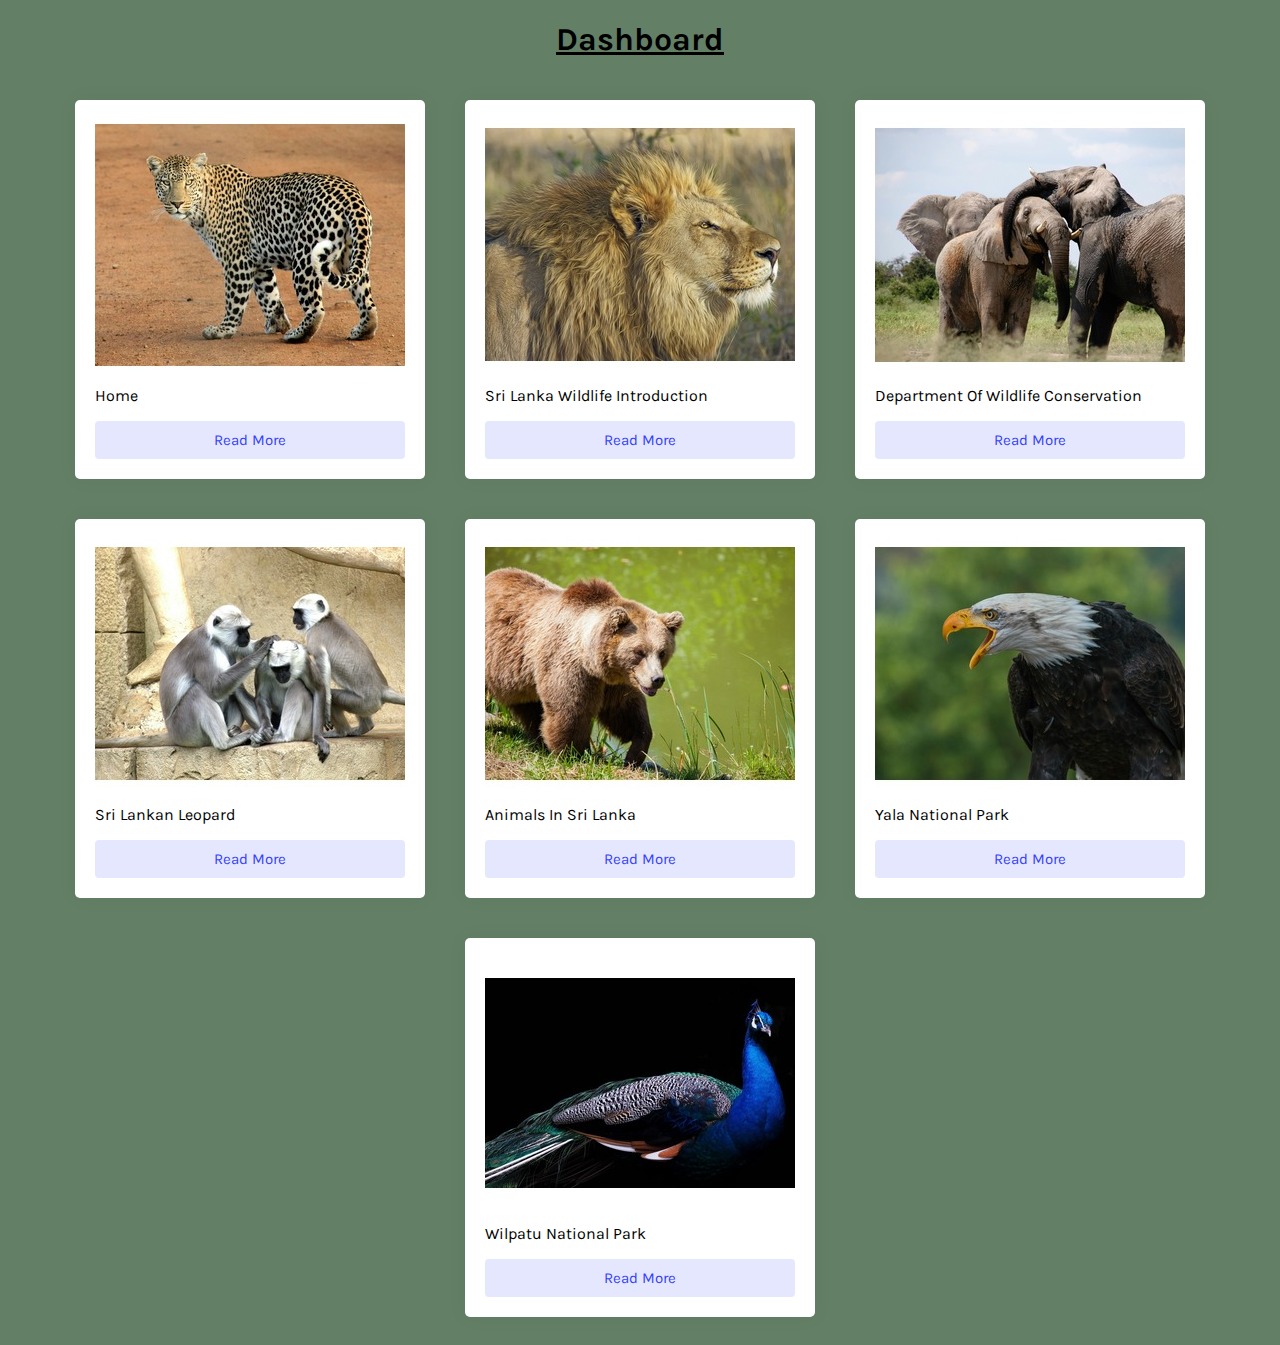
<file: html/dashboard.html>
<!DOCTYPE html>
<html lang="en">

<head>
    <meta charset="UTF-8">
    <meta name="viewport" content="width=device-width, initial-scale=1.0">
    <link rel="stylesheet" href="../css/dashboard.css">
    <title>EcoQuest Dashboard</title>
</head>

<body>
    
    <!-- userpart  -->
<section class="userPart" id="user">
 <h1><u>Dashboard</u></h1>

    <div class='flex-box'>
        <div class='card'>
            <div class='img img1'></div>
            <p class='title'>Home</p>
            <a href='./index.html'>Read More</a>

        </div>
        <div class='card'>
            <div class='img img2'></div>
            <p class='title'>Sri Lanka Wildlife Introduction</p>
            <a href='./Srilankan_wildlife_introduction.html'>Read More</a>
        </div>
        <div class='card'>
            <div class='img img3'></div>
            <p class='title'>Department Of Wildlife Conservation</p>
            <a href='./Department_of_wildlife_conservation.html'>Read More</a>
        </div>
        <div class='card'>
            <div class='img img4'></div>
            <p class='title'>Sri Lankan Leopard</p>
            <a href='./Srilankan_Leopard.html'>Read More</a>
        </div>
        <div class='card'>
            <div class='img img5'></div>
            <p class='title'>Animals In Sri Lanka</p>
            <a href='./Animals_in_Srilanka.html'>Read More</a>
        </div>
        <div class='card'>
            <div class='img img6'></div>
            <p class='title'>Yala National Park</p>
            <a href='./Yala_National_Park.html'>Read More</a>
        </div>
        <div class='card'>
            <div class='img img7'></div>
            <p class='title'>Wilpatu National Park</p>
            <a href='./Wilpatu_National_Park.html'>Read More</a>
        </div>
    </div>


</section>
<!-- end of the user part  -->
   
<section class="adminPart" id="admin-content" style="display: none;">

    <div id="subscriberListContainer">
        <div id="subscriberList">
            <h2>Subscribers</h2>
            <h3>Newsletter Emails</h3>
            <ul id="emailList"></ul>
        </div>
    </div>

</section>
    

<script src="dashboard.js"></script>
</body>

</html>
</file>
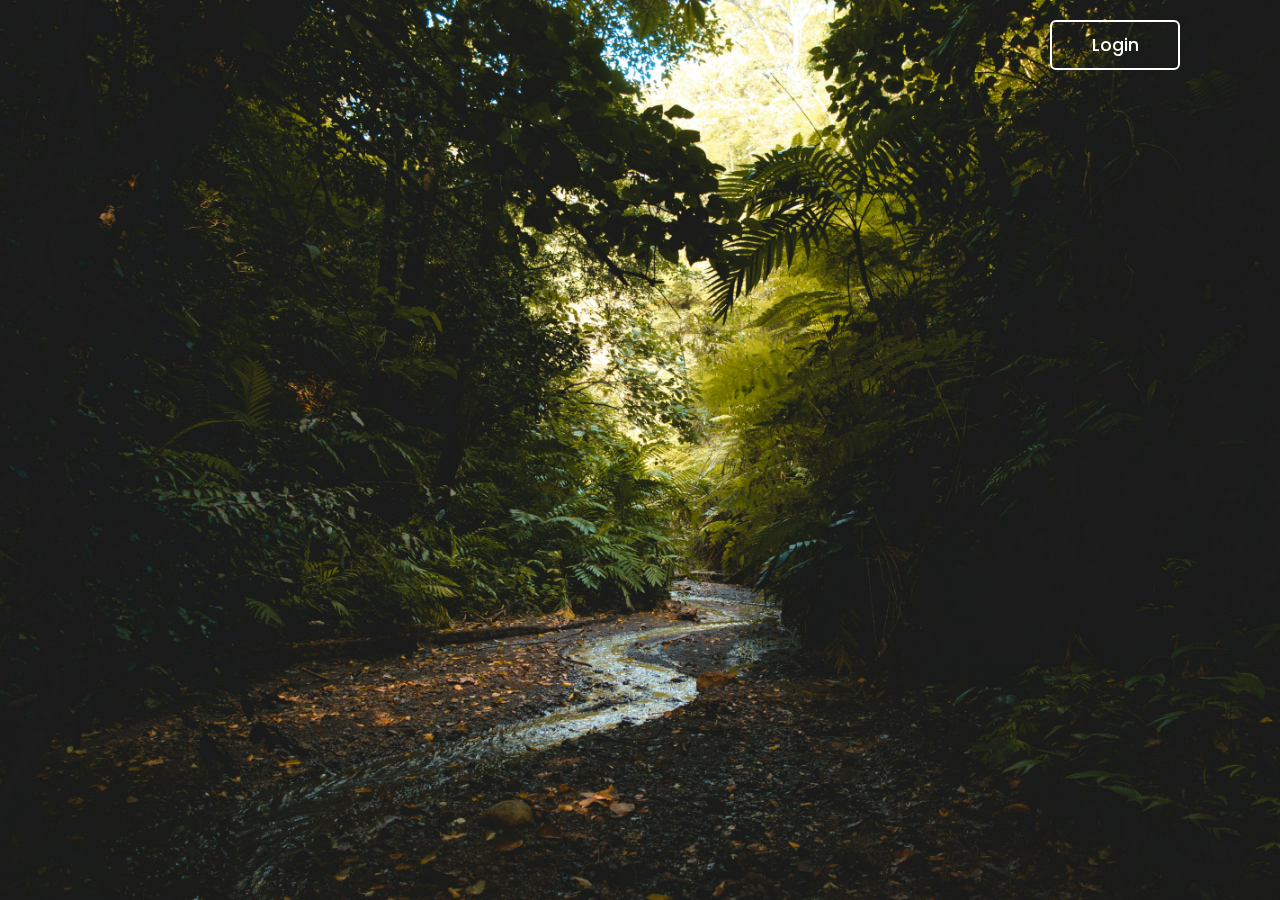
<file: html/login.html>
<!DOCTYPE html>
<html lang="en">
<head>
    <meta charset="UTF-8">
    <meta http-equiv="X-UA-Compatible" content="IE=edge">
    <meta name="viewport" content="width=device-width, initial-scale=1.0">
    <title>EcoQuest - Home</title>
    <link rel="stylesheet" href="../css/login.css">
</head>
<body style="background-color: black;">
    <header>
        <h2 class="logo"></h2>
        <nav class="navigation">
            <button class="btnLogin-popup">Login</button>
        </nav>
    </header>

    <div class="wrapper">
        <div class="icon-close"><span class="icon-close-i"></span></div>
        <div class="form-box login">
            <h2>Login</h2>
            <form action="#">
                <div class="input-box">
                    <span class="icon-mail"></span>
                    <input type="email" id="email" required>
                    <label>Email</label>
                </div>
                <div class="input-box">
                    <span class="icon-password"></span>
                    <input type="password" id="password" required>
                    <label>Password</label>
                </div>
                <div class="remember-forgot">
                    <label>
                        <input type="checkbox"> Remember me
                    </label>
                    <a href="#">Forgot Password?</a>
                </div>
                <button type="button" onclick="loginUser()" class="btn btn-primary" id="login_btn">Login</button>
                <div class="login-register">
                    <p>Don't have an account? <a href="#" class="register-link">Create An Account?</a></p>
                </div>
            </form>
        </div>

        <div class="form-box register">
            <h2>Registration</h2>
            <form action="#">
                <div class="input-box">
                    <span class="icon-user"></span>
                    <input type="text" class="form-control" id="regName" name="name"  required>
                    <label>Username</label>
                </div>
                <div class="input-box">
                    <span class="icon-mail"></span>
                    <input type="email" class="form-control" id="regEmail" name="email"  required>
                    <label>Email</label>
                </div>
                <div class="input-box">
                    <span class="icon-password"></span>
                    <input type="password" class="form-control" id="regPassword" name="password"  required>
                    <label>Password</label>
                </div>
                <div class="remember-forgot">
                    <label>
                        <input type="checkbox" id="agreeTerms"> I agree to the <a href="">Terms & Conditions</a>
                    </label>
                </div>
                <button type="submit" onclick="registerUser()" class="btn btn-primary" id="save_btn">Register</button>
                <div class="login-register">
                    <p>Already have an account? <a href="#" class="login-link">Login</a></p>
                </div>
            </form>
        </div>
    </div>

 <script src="login.js"></script>
 
 
</body>
</html>
</file>
<file: css/dashboard.css>
@import url('https://fonts.googleapis.com/css2?family=Karla&display=swap');

*{
   font-family: 'Karla';
}

h1{
    text-align: center;
}

body{
   background: #638066;
}

.flex-box{
   display: flex;
   justify-content: center;
   align-items: center;
   flex-wrap: wrap;
}

.card{
   background: #FFF;
   width: 350px;
   margin: 20px;
   box-shadow: 0px 0px 20px rgba(0,0,0,0.05);
   box-sizing: border-box;
   padding: 20px;
   border-radius: 5px;
}

.img{
   height: 250px;
   width: 100%;
   border-radius: 5px;
   background-size:auto;
}

.img.img1 {
    background: url('../images/dash1.jpg');
}

.img.img2 {
    background: url('../images/dash2.jpg');
}

.img.img3 {
    background: url('../images/dash3.jpg');
}

.img.img4 {
    background: url('../images/dash4.jpg');
}

.img.img5 {
    background: url('../images/dash5.jpg');
}

.img.img6 {
    background: url('../images/dash6.jpg');
}

.img.img7 {
    background: url('../images/dash7.jpg');
}

a{
   padding: 10px;
   width: 100%;
   display: block;
   text-align: center;
   background: #333EFF20;
   box-sizing: border-box;
   border-radius: 4px;
   color: #333eFF;
   text-decoration: none;
   font-size: 15px;
}

#subscriberList {
    background-color: #ffffff;
    border-radius: 10px;
    box-shadow: 0px 4px 6px rgba(0, 0, 0, 0.1); /* Subtle shadow */
    padding: 20px;
    margin-top: 20px;
}

#subscriberList li {
    list-style-type: none;
    margin-bottom: 10px;
    font-size: 16px;
    color: #333333;
}
</file>
<file: css/login.css>
@import url("https://fonts.googleapis.com/css2?family=Poppins&display=swap");

* {
    margin: 0;
    padding: 0;
    box-sizing: border-box;
    font-family: 'Poppins', sans-serif;
}

body {
    display: flex;
    justify-content: center;
    align-items: center;
    min-height: 100vh;
    background: url('../images/forest\ bg.jpg') no-repeat;
    background-size: cover;
}

header {
    position: fixed;
    top: 0;
    left: 0;
    width: 100%;
    padding: 20px 100px;
    display: flex;
    justify-content: space-between;
    align-items: center;
    z-index: 99;
}

.logo {
    font-size: 48px;
    color: #fff;
    user-select: none;
    background-image: url(../images/logo_nobg.png);
}

.navigation a{
    text-decoration: none;
    position: relative;
    font-size: 1.1em;
    color: #fff;
    text-decoration: none;
    font-weight: 500;
    margin-left: 40px;
}

.navigation a::after {
    content: '';
    position: absolute;
    left: 0;
    bottom: -6px;
    width: 100%;
    height: 3px;
    background: #fff;
    border-radius: 5px;
    transform-origin: right;
    transform: scaleX(0);
    transition: transform .5s;
}

.navigation a:hover::after {
    transform-origin: left;
    transform: scaleX(1);
}

.navigation .btnLogin-popup {
    width: 130px;
    height: 50px;
    background: transparent;
    border: 2px solid #fff;
    outline: none;
    border-radius: 6px;
    cursor: pointer;
    font-size: 1.1em;
    color: #fff;
    font-weight: 500;
    margin-left: 40px;
    transition: .5s;
}

.navigation .btnLogin-popup:hover {
    background: #fff;
    color: #1fb645;
}

.icon-mail {
    background: url('../images/mail-icon.png');
    height: 24px;
    width: 24px;
    display: inline-block;
    /* Other styles here */
}

.icon-password {
    background: url('../images/lock-in-icon.png');
    height: 24px;
    width: 24px;
    display: inline-block;
    /* Other styles here */
}

.icon-close-i {
    background: url('../images/close-icon.png') no-repeat;
    height: 16px;
    width: 16px;
    display: inline-block;
    /* Other styles here */
}

.icon-user {
    background: url('../images/user-icon.png') no-repeat;
    height: 24px;
    width: 24px;
    display: inline-block;
    /* Other styles here */
}

.wrapper {
    position: relative;
    width: 400px;
    height: 440px;
    background: transparent;
    border: 2px solid rgba(255, 255, 255, .5);
    border-radius: 20px;
    backdrop-filter: blur(20px);
    box-shadow: 0 0 30px rgba(0, 0, 0, .5);
    display: flex;
    justify-content: center;
    align-items: center;
    overflow: hidden;
    transform: scale(0);
    transition: transform .5s ease, height .2s ease;
}

.wrapper.active {
    height: 520px;
}

.wrapper.active-popup {
    transform: scale(1);
}

.wrapper .form-box {
    width: 100%;
    padding: 40px;
}

.wrapper .form-box.login {
    transition: transform .18s ease;
    transform: translateX(0px);
}

.wrapper.active .form-box.login {
    transition: none;
    transform: translateX(-400px);
}

.wrapper .form-box.register {
    position: absolute;
    transition: none;
    transform: translateX(400px);
}

.wrapper.active .form-box.register {
    transition: transform .18s ease;
    transform: translateX(0);
}

.wrapper .icon-close {
    position: absolute;
    top: 0;
    right: 0;
    width: 45px;
    height: 45px;
    background: #53d674;
    font-size: 2em;
    color: #fff;
    display: flex;
    justify-content: center;
    align-items: center;
    border-bottom-left-radius: 20px;
    cursor: pointer;
    z-index: 1;
}

.form-box h2 {
    font-size: 2em;
    color: #fff;
    text-align: center;
}

.input-box {
    position: relative;
    width: 100%;
    height: 50px;
    border-bottom: 2px solid #255c32;
    margin: 30px 0;
}

.input-box label {
    position: absolute;
    top: 50%;
    left: 5px;
    transform: translateY(-50%);
    font-size: 1em;
    color: #fff;
    font-weight: 600;
    pointer-events: none;
    transition: .5s;
}

.input-box input:focus~label,
.input-box input:valid~label {
    top: -5px;
}

.input-box input {
    width: 100%;
    height: 100%;
    background: transparent;
    border: none;
    outline: none;
    font-size: 1em;
    color: #ffffff;
    font-weight: 600;
    padding: 0 35px 0 5px;
}

.input-box .icon-mail, .icon-password, .icon-user {
    position: absolute;
    right: 8px;
    top: 10px;
    font-size: 1.2em;
    color: #ffffff;
    line-height: 57px;
}

.remember-forgot {
    font-size: .9em;
    color: #fff;
    font-weight: 500;
    margin: -15px 0 15px;
    display: flex;
    justify-content: space-between;
}

.remember-forgot label input {
    accent-color: #ffffff;
}

.remember-forgot a {
    color: #17c442;
    text-decoration: none;
}

.remember-forgot a:hover {
    font-weight: 600;
    text-decoration: underline;
}

.btn {
    width: 100%;
    height: 45px;
    background: #17c442;
    border: none;
    outline: none;
    border-radius: 6px;
    cursor: pointer;
    font-size: 1em;
    color: #fff;
    font-weight: 500;
}

.login-register {
    font-size: .9em;
    color: #17c442;
    text-align: center;
    font-weight: 500;
    margin: 25px 0 10px;
}

.login-register p {
    color: #fff;
}

.login-register p a {
    color: #ffffff;
    text-decoration: none;
    font-weight: 600;
}

.login-register p a:hover {
    text-decoration: underline;
}
</file>
